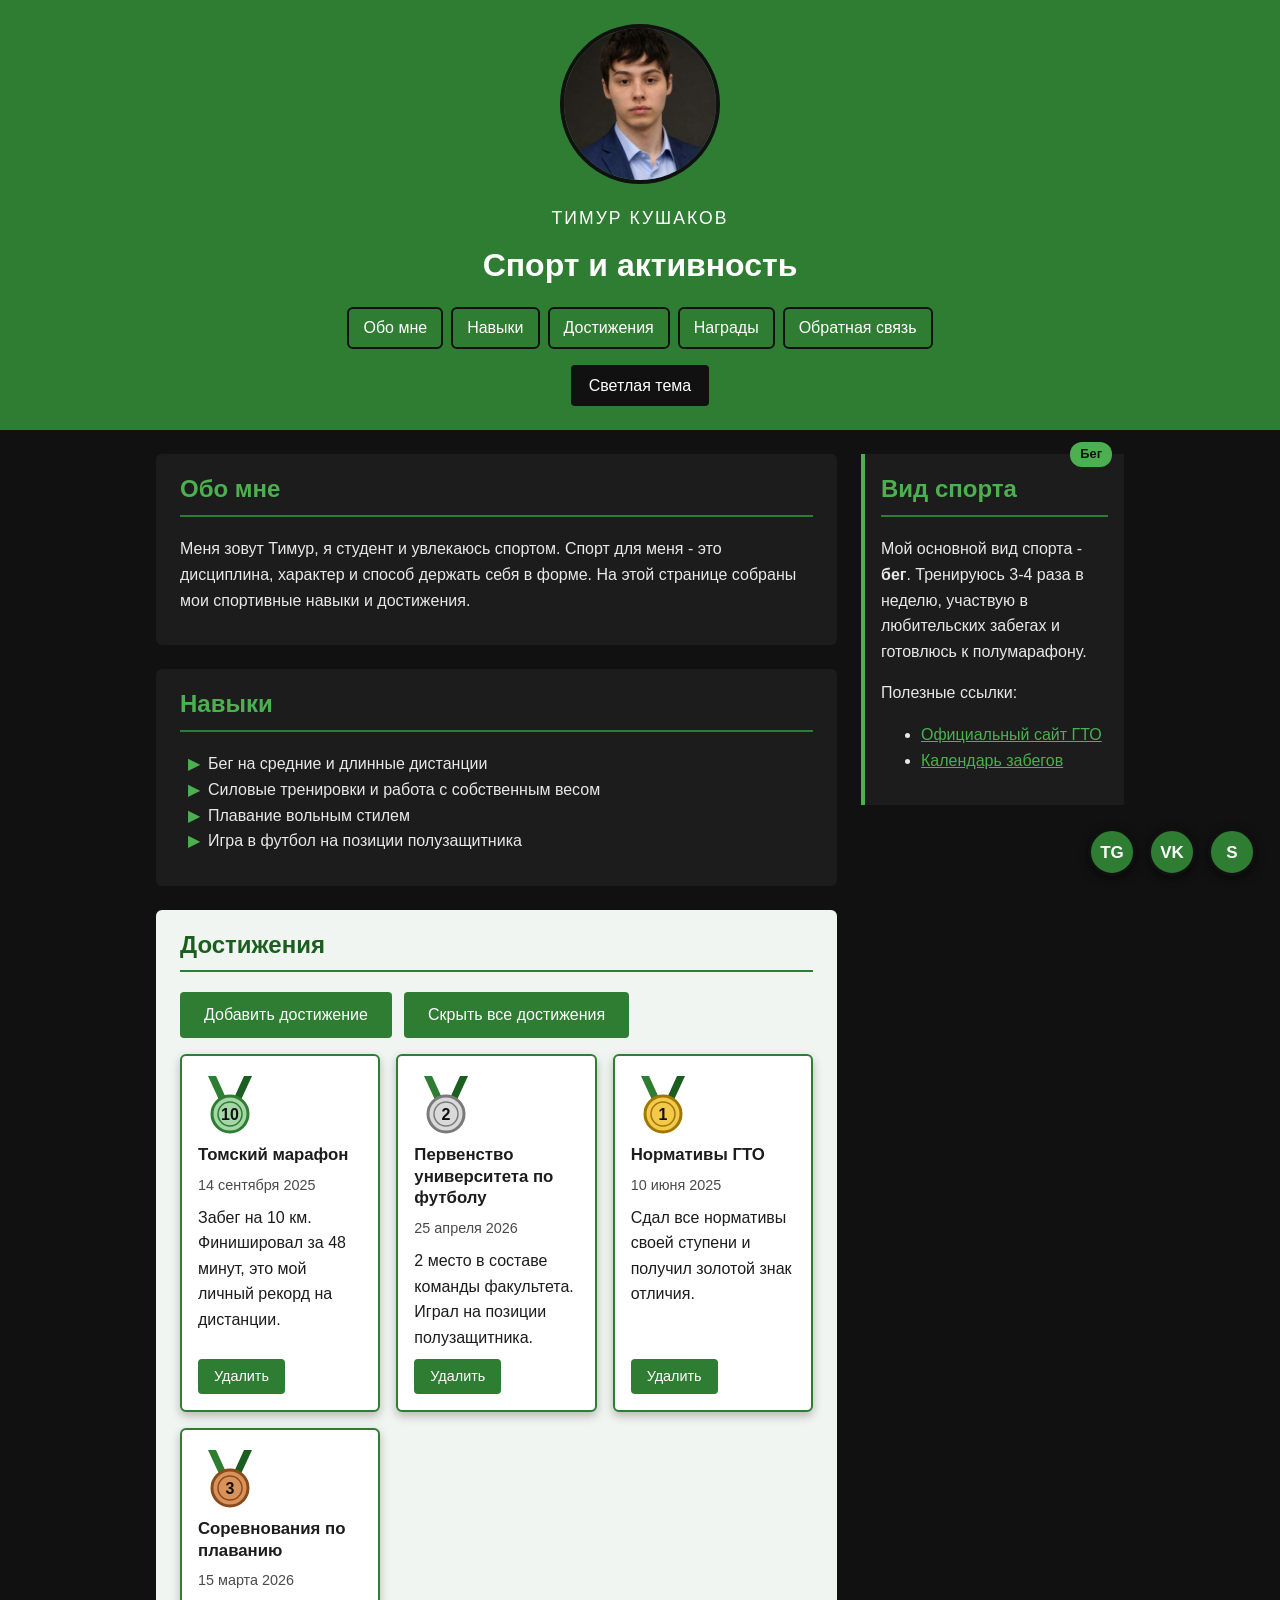
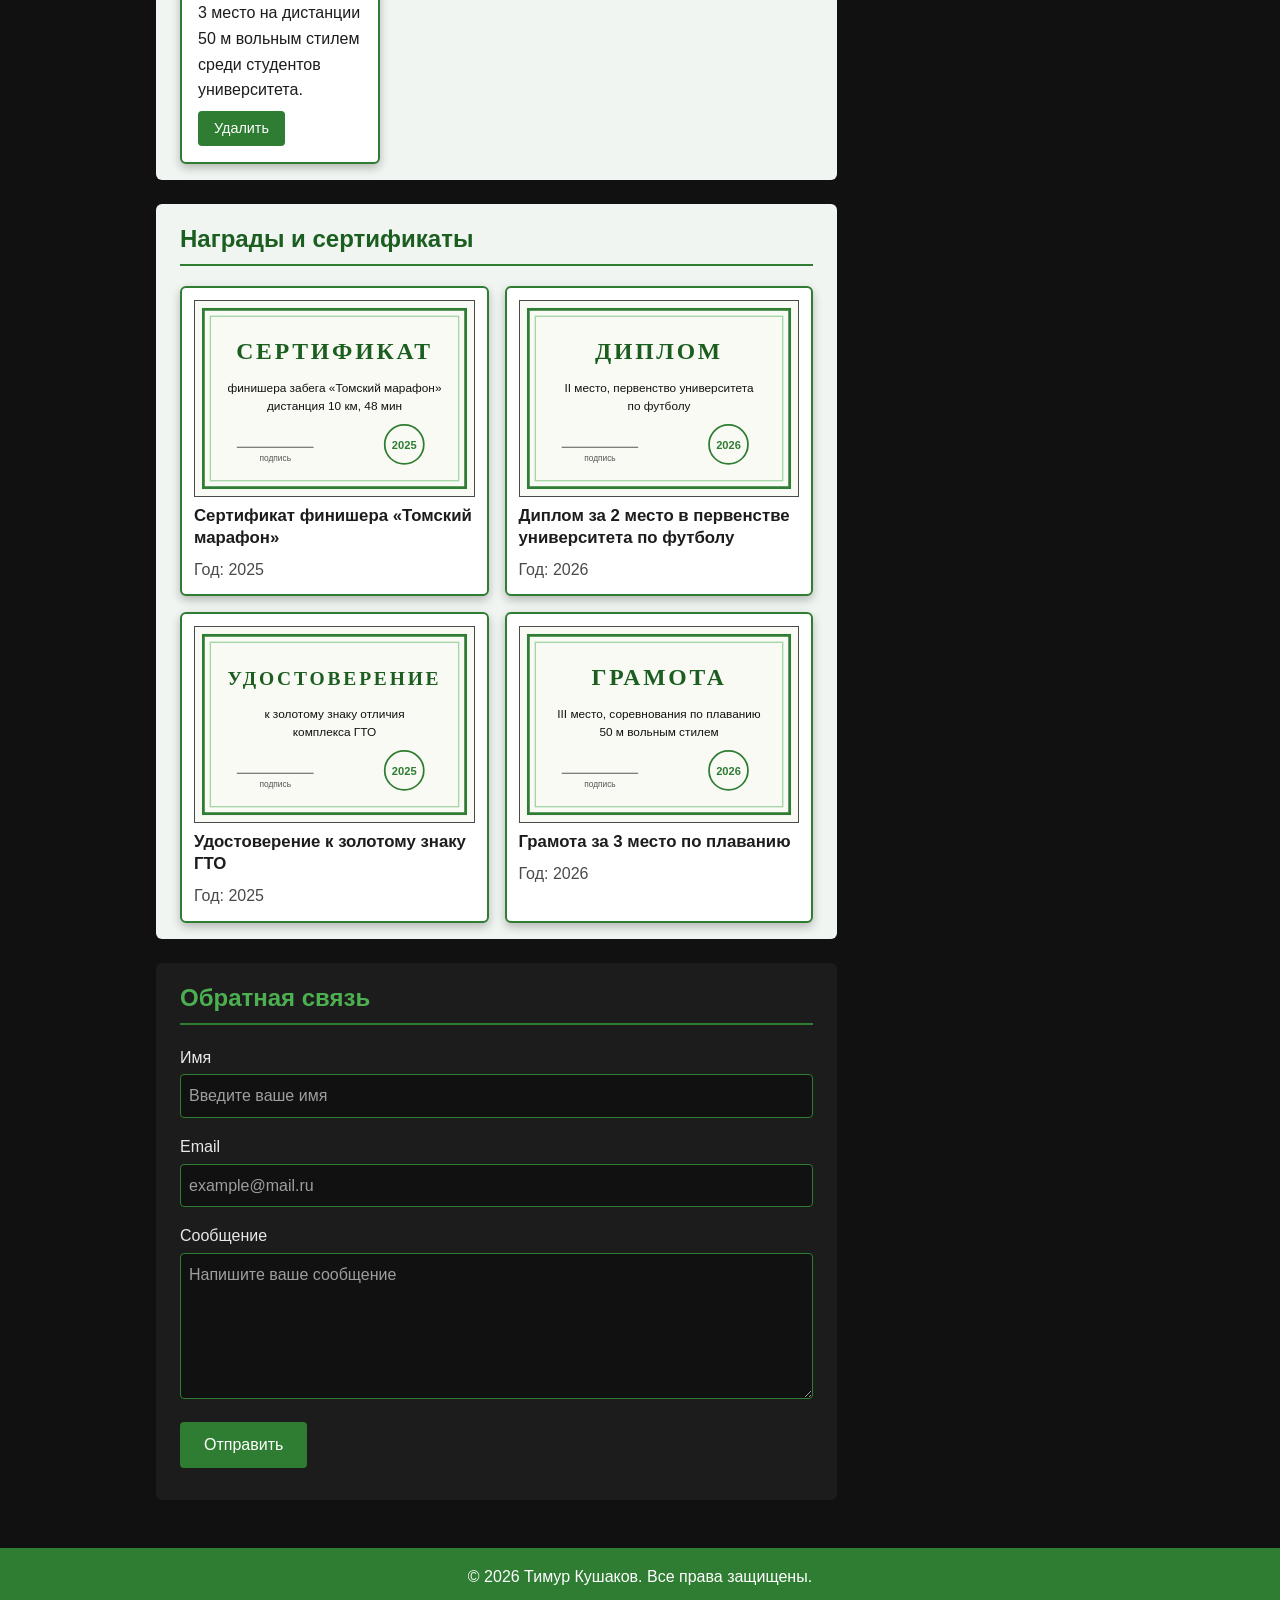
<file: index.html>
<!DOCTYPE html>
<html lang="ru">
<head>
    <meta charset="UTF-8">
    <meta name="viewport" content="width=device-width, initial-scale=1.0">
    <title>О себе - Тимур Кушаков</title>
    <link rel="stylesheet" href="style.css">
    <script src="script.js" defer></script>
    <style>
        /* Внутренний стиль: кастомные маркеры списка "Навыки" */
        #skills ul {
            list-style: none;
            padding-left: 28px;
        }

        #skills li::before {
            content: "\25B6";
            color: var(--color-primary-light);
            display: inline-block;
            width: 20px;
            margin-left: -20px;
        }
    </style>
</head>
<body class="theme-dark">
    <header>
        <img src="assets/img/avatar.jpg" alt="Портрет Тимура Кушакова" width="160" height="160" style="border-radius: 50%;">
        <p class="name">Тимур Кушаков</p>
        <h1>Спорт и активность</h1>
        <nav class="nav">
            <ul class="nav-menu">
                <li><a href="#about">Обо мне</a></li>
                <li><a href="#skills">Навыки</a></li>
                <li><a href="#achievements">Достижения</a></li>
                <li><a href="#awards">Награды</a></li>
                <li><a href="#contact">Обратная связь</a></li>
            </ul>
        </nav>
        <button type="button" id="theme-toggle" class="theme-toggle">Светлая тема</button>
    </header>

    <div class="container">
        <main>
            <section id="about">
                <h2>Обо мне</h2>
                <p>Меня зовут Тимур, я студент и увлекаюсь спортом. Спорт для меня - это дисциплина,
                    характер и способ держать себя в форме. На этой странице собраны мои спортивные навыки
                    и достижения.</p>
            </section>

            <section id="skills">
                <h2>Навыки</h2>
                <ul>
                    <li>Бег на средние и длинные дистанции</li>
                    <li>Силовые тренировки и работа с собственным весом</li>
                    <li>Плавание вольным стилем</li>
                    <li>Игра в футбол на позиции полузащитника</li>
                </ul>
            </section>

            <section id="achievements" class="light-section">
                <h2>Достижения</h2>
                <div class="achievements-controls">
                    <button type="button" id="add-achievement">Добавить достижение</button>
                    <button type="button" id="toggle-achievements" aria-controls="achievements-list" aria-expanded="true">Скрыть все достижения</button>
                </div>
                <div class="cards" id="achievements-list">
                    <p class="cards-empty" id="achievements-empty" hidden>Список достижений пуст. Нажмите "Добавить достижение", чтобы добавить новое.</p>
                    <div class="card">
                        <img src="assets/icons/medal-finisher.svg" alt="Медаль финишера" width="64" height="64">
                        <h3>Томский марафон</h3>
                        <time datetime="2025-09-14">14 сентября 2025</time>
                        <p>Забег на 10 км. Финишировал за 48 минут, это мой личный рекорд на дистанции.</p>
                        <button type="button" class="card-delete">Удалить</button>
                    </div>
                    <div class="card">
                        <img src="assets/icons/medal-silver.svg" alt="Серебряная медаль" width="64" height="64">
                        <h3>Первенство университета по футболу</h3>
                        <time datetime="2026-04-25">25 апреля 2026</time>
                        <p>2 место в составе команды факультета. Играл на позиции полузащитника.</p>
                        <button type="button" class="card-delete">Удалить</button>
                    </div>
                    <div class="card">
                        <img src="assets/icons/medal-gold.svg" alt="Золотая медаль" width="64" height="64">
                        <h3>Нормативы ГТО</h3>
                        <time datetime="2025-06-10">10 июня 2025</time>
                        <p>Сдал все нормативы своей ступени и получил золотой знак отличия.</p>
                        <button type="button" class="card-delete">Удалить</button>
                    </div>
                    <div class="card">
                        <img src="assets/icons/medal-bronze.svg" alt="Бронзовая медаль" width="64" height="64">
                        <h3>Соревнования по плаванию</h3>
                        <time datetime="2026-03-15">15 марта 2026</time>
                        <p>3 место на дистанции 50 м вольным стилем среди студентов университета.</p>
                        <button type="button" class="card-delete">Удалить</button>
                    </div>
                </div>
            </section>

            <section id="awards" class="light-section">
                <h2>Награды и сертификаты</h2>
                <div class="awards-grid">
                    <article class="award">
                        <img src="assets/img/awards/marathon.svg" alt="Скан-заглушка сертификата финишера Томского марафона" width="400" height="280">
                        <h3>Сертификат финишера «Томский марафон»</h3>
                        <p>Год: <time datetime="2025">2025</time></p>
                    </article>
                    <article class="award">
                        <img src="assets/img/awards/football.svg" alt="Скан-заглушка диплома за 2 место по футболу" width="400" height="280">
                        <h3>Диплом за 2 место в первенстве университета по футболу</h3>
                        <p>Год: <time datetime="2026">2026</time></p>
                    </article>
                    <article class="award">
                        <img src="assets/img/awards/gto.svg" alt="Скан-заглушка удостоверения к золотому знаку ГТО" width="400" height="280">
                        <h3>Удостоверение к золотому знаку ГТО</h3>
                        <p>Год: <time datetime="2025">2025</time></p>
                    </article>
                    <article class="award">
                        <img src="assets/img/awards/swimming.svg" alt="Скан-заглушка грамоты за 3 место по плаванию" width="400" height="280">
                        <h3>Грамота за 3 место по плаванию</h3>
                        <p>Год: <time datetime="2026">2026</time></p>
                    </article>
                </div>
            </section>

            <section id="contact">
                <h2>Обратная связь</h2>
                <form action="#" method="post">
                    <p>
                        <label for="name">Имя</label>
                        <input type="text" id="name" name="name" placeholder="Введите ваше имя" required>
                    </p>
                    <p>
                        <label for="email">Email</label>
                        <input type="email" id="email" name="email" placeholder="example@mail.ru" required>
                    </p>
                    <p>
                        <label for="message">Сообщение</label>
                        <textarea id="message" name="message" rows="5" placeholder="Напишите ваше сообщение" required></textarea>
                    </p>
                    <p>
                        <button type="submit">Отправить</button>
                    </p>
                </form>
            </section>
        </main>

        <aside>
            <span class="badge">Бег</span>
            <h2>Вид спорта</h2>
            <p>Мой основной вид спорта - <strong>бег</strong>. Тренируюсь 3-4 раза в неделю,
                участвую в любительских забегах и готовлюсь к полумарафону.</p>
            <p>Полезные ссылки:</p>
            <ul>
                <li><a href="https://www.gto.ru/" target="_blank" rel="noopener">Официальный сайт ГТО</a></li>
                <li><a href="https://russiarunning.com/" target="_blank" rel="noopener">Календарь забегов</a></li>
            </ul>
        </aside>
    </div>

    <!-- Внешняя обёртка .social - position: fixed (правый нижний угол экрана).
         Внутренняя обёртка .social-icons - position: relative (контейнер иконок). -->
    <div class="social">
        <div class="social-icons">
            <a href="https://t.me/" target="_blank" rel="noopener" title="Telegram">
                <img src="assets/icons/telegram.svg" alt="Telegram" width="48" height="48">
            </a>
            <a href="https://vk.com/" target="_blank" rel="noopener" title="ВКонтакте">
                <img src="assets/icons/vk.svg" alt="ВКонтакте" width="48" height="48">
            </a>
            <a href="https://www.strava.com/" target="_blank" rel="noopener" title="Strava">
                <img src="assets/icons/strava.svg" alt="Strava" width="48" height="48">
            </a>
        </div>
    </div>

    <footer>
        <p>&copy; 2026 Тимур Кушаков. Все права защищены.</p>
    </footer>
</body>
</html>
</file>
<file: style.css>
/* Переменные: цвета (основной - зелёный, акцент - чёрный) и шрифты */
:root {
    --color-primary: #2e7d32;
    --color-primary-light: #4caf50;
    --color-primary-pale: #a5d6a7;
    --color-accent: #111111;
    --color-white: #ffffff;

    /* Цвета светлых секций "Достижения" и "Награды" */
    --color-light-bg: #f1f5f1;
    --color-card-bg: #ffffff;
    --color-card-border: #2e7d32;
    --color-dark-text: #1c1c1c;
    --color-dark-muted: #4a4a4a;
    --color-heading-dark: #1b5e20;

    --font-main: Arial, Helvetica, sans-serif;
    --font-heading: "Trebuchet MS", Verdana, sans-serif;

    --radius: 6px;
    --transition: 0.25s ease;

    /* Цвета темы. По умолчанию тёмная тема, светлая переопределяет их классом theme-light у <body> */
    --bg-page: #111111;
    --bg-surface: #1c1c1c;
    --bg-input: #111111;
    --text-main: #e8e8e8;
    --text-muted: #9e9e9e;
    --heading-color: #4caf50;
    --link-color: #4caf50;
    --link-visited: #a5d6a7;
    --link-hover: #ffffff;
}

/* Светлая тема: переключается кнопкой в шапке (script.js) */
body.theme-light {
    --bg-page: #e4ebe4;
    --bg-surface: #ffffff;
    --bg-input: #ffffff;
    --text-main: #1c1c1c;
    --text-muted: #555555;
    --heading-color: #1b5e20;
    --link-color: #2e7d32;
    --link-visited: #1b5e20;
    --link-hover: #111111;
}

* {
    box-sizing: border-box;
}

body {
    margin: 0;
    font-family: var(--font-main);
    background-color: var(--bg-page);
    color: var(--text-main);
    line-height: 1.6;
    transition: background-color var(--transition), color var(--transition);
}

h1,
h2 {
    font-family: var(--font-heading);
}

/* Шапка */
header {
    background-color: var(--color-primary);
    color: var(--color-white);
    padding: 24px 32px;
    text-align: center;
}

header img {
    display: inline-block;
    border: 4px solid var(--color-accent);
    object-fit: cover;
}

header .name {
    margin: 12px 0 0;
    font-size: 1.1rem;
    letter-spacing: 2px;
    text-transform: uppercase;
}

header h1 {
    margin: 8px 0 0;
    font-size: 2rem;
}

/* Навигационное меню: горизонтальный flex-ряд */
.nav {
    margin-top: 16px;
}

.nav-menu {
    display: flex;
    flex-wrap: wrap;
    justify-content: center;
    gap: 8px;
    margin: 0;
    padding: 0;
    list-style: none;
}

.nav-menu a,
.nav-menu a:visited {
    display: block;
    padding: 6px 14px;
    border: 2px solid var(--color-accent);
    border-radius: var(--radius);
    color: var(--color-white);
    text-decoration: none;
    transition: background-color var(--transition), color var(--transition);
}

.nav-menu a:hover,
.nav-menu a:focus {
    background-color: var(--color-accent);
    color: var(--color-white);
}

.nav-menu a:focus {
    outline: 2px solid var(--color-white);
    outline-offset: 2px;
}

/* Раскладка */
.container {
    display: flex;
    gap: 24px;
    max-width: 1000px;
    margin: 24px auto;
    padding: 0 16px;
}

/* position: static - поведение по умолчанию, указано явно для демонстрации */
main {
    position: static;
    flex: 3;
}

section {
    background-color: var(--bg-surface);
    padding: 16px 24px;
    margin-bottom: 24px;
    border-radius: var(--radius);
}

h2 {
    color: var(--heading-color);
    margin-top: 0;
    border-bottom: 2px solid var(--color-primary);
    padding-bottom: 6px;
}

/* Светлые секции: тёмный текст на светлом фоне */
.light-section {
    background-color: var(--color-light-bg);
    color: var(--color-dark-text);
}

.light-section h2 {
    color: var(--color-heading-dark);
}

.light-section h3 {
    margin: 0;
    font-family: var(--font-heading);
    font-size: 1.05rem;
    line-height: 1.3;
}

.light-section p {
    margin: 0;
}

/* Flexbox: карточки "Достижения" в ряд, flex: 1 1 <min-width> */
.cards {
    display: flex;
    flex-wrap: wrap;
    gap: 16px;
}

.card {
    flex: 1 1 200px;
    max-width: calc((100% - 32px) / 3);
    display: flex;
    flex-direction: column;
    gap: 8px;
    padding: 16px;
    background-color: var(--color-card-bg);
    border: 2px solid var(--color-card-border);
    border-radius: var(--radius);
    box-shadow: 0 4px 10px rgba(0, 0, 0, 0.25);
}

.card time {
    color: var(--color-dark-muted);
    font-size: 0.9rem;
}

/* Удаление карточки: сначала плавное исчезновение, затем удаление из DOM (script.js) */
.card {
    transition: opacity 0.4s ease, transform 0.4s ease;
}

.card.fade-out {
    opacity: 0;
    transform: scale(0.95);
    pointer-events: none;
}

.card-delete {
    align-self: flex-start;
    margin-top: auto;
    padding: 6px 16px;
    font-size: 0.9rem;
}

/* Кнопки управления достижениями */
.achievements-controls {
    display: flex;
    flex-wrap: wrap;
    gap: 12px;
    margin-bottom: 16px;
}

/* Кнопка "Скрыть все достижения" добавляет контейнеру класс collapsed */
.cards.collapsed {
    display: none;
}

.cards-empty {
    color: var(--color-dark-muted);
}

/* На светлом фоне белая рамка фокуса не видна */
.light-section button:focus {
    outline-color: var(--color-dark-text);
}

/* Grid: галерея "Награды и сертификаты", сетка 2x2 */
.awards-grid {
    display: grid;
    grid-template-columns: repeat(2, 1fr);
    gap: 16px;
}

.award {
    display: flex;
    flex-direction: column;
    gap: 8px;
    padding: 12px;
    background-color: var(--color-card-bg);
    border: 2px solid var(--color-card-border);
    border-radius: var(--radius);
    box-shadow: 0 4px 10px rgba(0, 0, 0, 0.25);
}

.award img {
    display: block;
    width: 100%;
    height: auto;
    border: 1px solid var(--color-dark-muted);
}

.award p {
    color: var(--color-dark-muted);
}

/* Боковая панель: relative - точка отсчёта для абсолютного бейджа */
aside {
    position: relative;
    flex: 1;
    background-color: var(--bg-surface);
    border-left: 4px solid var(--color-primary-light);
    padding: 16px;
    align-self: flex-start;
}

/* position: absolute - бейдж в правом верхнем углу боковой панели */
.badge {
    position: absolute;
    top: -12px;
    right: 12px;
    background-color: var(--color-primary-light);
    color: var(--color-accent);
    font-size: 0.8rem;
    font-weight: bold;
    padding: 2px 10px;
    border-radius: 12px;
}

/* Ссылки и их состояния */
a {
    color: var(--link-color);
    transition: color var(--transition);
}

a:visited {
    color: var(--link-visited);
}

a:hover {
    color: var(--link-hover);
    text-decoration: none;
}

a:active {
    color: var(--color-primary);
}

a:focus {
    outline: 2px solid var(--color-primary-light);
    outline-offset: 2px;
}

/* Форма */
label {
    display: block;
    margin-bottom: 4px;
}

input,
textarea {
    width: 100%;
    padding: 8px;
    border: 1px solid var(--color-primary);
    border-radius: 4px;
    background-color: var(--bg-input);
    color: var(--text-main);
    font: inherit;
    transition: border-color var(--transition), box-shadow var(--transition);
}

input::placeholder,
textarea::placeholder {
    color: var(--text-muted);
}

input:hover,
textarea:hover {
    border-color: var(--color-primary-light);
}

input:focus,
textarea:focus {
    outline: none;
    border-color: var(--color-primary-light);
    box-shadow: 0 0 0 3px rgba(76, 175, 80, 0.35);
}

button {
    background-color: var(--color-primary);
    color: var(--color-white);
    border: none;
    padding: 10px 24px;
    border-radius: 4px;
    font: inherit;
    cursor: pointer;
    transition: background-color var(--transition), color var(--transition), transform var(--transition);
}

button:hover {
    background-color: var(--color-primary-light);
    color: var(--color-accent);
}

button:focus {
    outline: 2px solid var(--color-white);
    outline-offset: 2px;
}

button:active {
    background-color: var(--color-primary-pale);
    color: var(--color-accent);
    transform: scale(0.97);
}

/* Иконки соцсетей: fixed и relative заданы разным обёрткам.
   .social - внешняя обёртка, position: fixed, всегда в правом нижнем углу экрана */
.social {
    position: fixed;
    right: 24px;
    bottom: 24px;
}

/* .social-icons - вложенный контейнер иконок, position: relative
   (демонстрация относительного позиционирования по варианту 3) */
.social-icons {
    position: relative;
    display: flex;
    gap: 12px;
}

.social a {
    display: block;
    line-height: 0;
    transition: transform var(--transition);
}

.social a:hover {
    transform: scale(1.2) rotate(5deg);
}

.social a:active {
    transform: scale(1.05) rotate(-5deg);
}

.social img {
    display: block;
    border-radius: 50%;
    box-shadow: 0 2px 8px rgba(0, 0, 0, 0.6);
}

/* Кнопка переключения темы в шапке */
.theme-toggle {
    margin-top: 16px;
    padding: 6px 16px;
    background-color: var(--color-accent);
    border: 2px solid var(--color-accent);
}

/* Подвал */
footer {
    background-color: var(--color-primary);
    color: var(--color-white);
    text-align: center;
    padding: 16px;
}

footer p {
    margin: 0;
}

/* Планшет: карточки в 2 колонки, боковая панель под основным контентом */
@media (max-width: 1024px) {
    .container {
        flex-direction: column;
    }

    aside {
        align-self: stretch;
        border-left: none;
        border-top: 4px solid var(--color-primary-light);
    }

    .card {
        flex: 1 1 calc((100% - 16px) / 2);
        max-width: calc((100% - 16px) / 2);
    }
}

/* Мобильный: карточки и галерея в 1 колонку, меню в столбец */
@media (max-width: 600px) {
    header {
        padding: 16px;
    }

    header h1 {
        font-size: 1.6rem;
    }

    /* Меню остаётся горизонтальным: ссылки уменьшаются и переносятся на новую строку */
    .nav-menu {
        gap: 6px;
    }

    .nav-menu a,
    .nav-menu a:visited {
        padding: 4px 10px;
        font-size: 0.9rem;
    }

    section {
        padding: 16px;
    }

    .card {
        flex: 1 1 100%;
        max-width: 100%;
    }

    .awards-grid {
        grid-template-columns: 1fr;
    }
}
</file>
